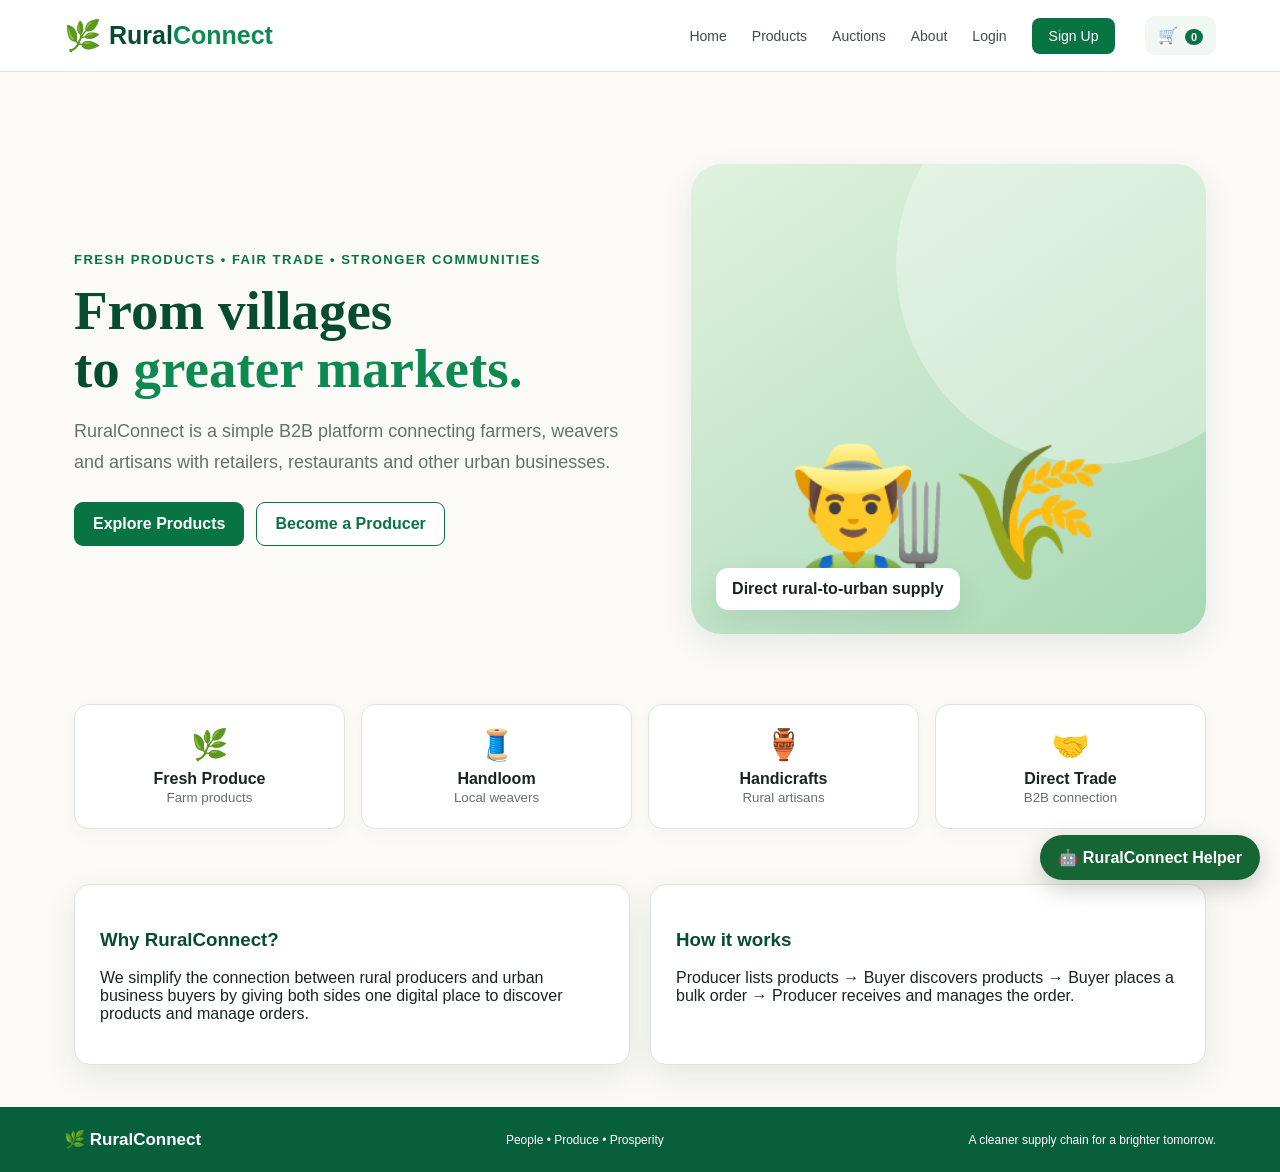
<file: index.html>
<!DOCTYPE html>
<html lang="en">
<head>
  <meta charset="UTF-8" />
  <meta name="viewport" content="width=device-width, initial-scale=1.0" />
  <title>RuralConnect — Rural Supply Chain</title>
  <meta name="description" content="RuralConnect connects rural producers with urban businesses." />
  <link rel="stylesheet" href="css/style.css">

<style id="ruralconnect-ai-css">
#rcAiFab{position:fixed;right:20px;bottom:20px;z-index:9999;border:0;border-radius:999px;padding:13px 18px;background:#166534;color:#fff;font-weight:700;cursor:pointer;box-shadow:0 8px 24px rgba(0,0,0,.20)}
#rcAiPanel{display:none;position:fixed;right:20px;bottom:78px;z-index:9999;width:min(370px,calc(100vw - 32px));height:520px;background:#fff;border:1px solid #d1d5db;border-radius:18px;box-shadow:0 18px 50px rgba(0,0,0,.22);overflow:hidden;font-family:inherit}
#rcAiHeader{background:#166534;color:#fff;padding:14px 16px;display:flex;justify-content:space-between;align-items:center}
#rcAiHeader strong{display:block;font-size:16px}#rcAiHeader small{opacity:.85}
#rcAiClose{border:0;background:transparent;color:#fff;font-size:22px;cursor:pointer}
#rcAiMessages{height:380px;overflow-y:auto;padding:14px;background:#f8fafc}
.rc-ai-msg{margin:9px 0;display:flex}.rc-ai-msg.user{justify-content:flex-end}
.rc-ai-bubble{max-width:84%;padding:10px 12px;border-radius:14px;line-height:1.4;font-size:14px;white-space:pre-wrap}
.rc-ai-msg.bot .rc-ai-bubble{background:#fff;border:1px solid #e5e7eb}.rc-ai-msg.user .rc-ai-bubble{background:#166534;color:#fff}
#rcAiQuick{display:flex;gap:6px;overflow-x:auto;padding:8px 10px 0}
#rcAiQuick button{white-space:nowrap;border:1px solid #d1d5db;background:#fff;border-radius:999px;padding:6px 9px;cursor:pointer;font-size:12px}
#rcAiForm{display:flex;gap:8px;padding:10px;border-top:1px solid #e5e7eb}
#rcAiInput{flex:1;min-width:0;border:1px solid #d1d5db;border-radius:10px;padding:10px;outline:none}
#rcAiForm button{border:0;border-radius:10px;padding:0 14px;background:#166534;color:#fff;font-weight:700;cursor:pointer}
</style>

</head>
<body>
  <div id="toast" class="toast"></div>

  <header class="topbar">
    <a class="brand" href="#home">
      <span class="brand-mark">🌿</span>
      <span>Rural<span>Connect</span></span>
    </a>
    <nav id="mainNav"></nav>
    <button class="cart-mini" onclick="go('#cart')" aria-label="Open cart">🛒 <b id="cartCount">0</b></button>
  </header>

  <main id="app"></main>

  <footer class="footer">
    <div class="footer-brand">🌿 RuralConnect</div>
    <div>People • Produce • Prosperity</div>
    <div>A cleaner supply chain for a brighter tomorrow.</div>
  </footer>

  

<button id="rcAiFab" type="button" onclick="rcAiToggle()">🤖 RuralConnect Helper</button>
<div id="rcAiPanel" aria-label="RuralConnect AI Assistant">
  <div id="rcAiHeader">
    <div><strong>🤖 RuralConnect Helper</strong><small>Simple demo helper</small></div>
    <button id="rcAiClose" type="button" onclick="rcAiToggle()">×</button>
  </div>
  <div id="rcAiMessages"></div>
  <div id="rcAiQuick">
    <button type="button" onclick="rcAiQuick('Show me products under ₹100')">Under ₹100</button>
    <button type="button" onclick="rcAiQuick('What products are available?')">Products</button>
    <button type="button" onclick="rcAiQuick('How can I sell my products?')">Sell products</button>
    <button type="button" onclick="rcAiQuick('Track my order')">Track order</button>
  </div>
  <form id="rcAiForm" onsubmit="rcAiSend(event)">
    <input id="rcAiInput" autocomplete="off" placeholder="Ask something about RuralConnect...">
    <button type="submit">Send</button>
  </form>
</div>





<script src="js/app.js"></script>
<script src="js/ai-demo.js"></script>
</body>
</html>
</file>
<file: css/style.css>
:root {
  --green:#087443;
  --green2:#0d8a52;
  --deep:#064c31;
  --mint:#eef8f1;
  --cream:#fbfaf6;
  --ink:#17251f;
  --muted:#64716b;
  --line:#dce6df;
  --orange:#e8a23b;
  --red:#c94d42;
  --blue:#3979c8;
  --shadow:0 12px 32px rgba(21,55,40,.09);
}
* {
  box-sizing:border-box
}
html {
  scroll-behavior:smooth
}
body {
  margin:0;
  background:var(--cream);
  color:var(--ink);
  font-family:"DM Sans",Arial,sans-serif
}
a {
  text-decoration:none;
  color:inherit
}
button,input,select {
  font:inherit
}
button {
  cursor:pointer
}
.topbar {
  height:72px;
  background:#fff;
  border-bottom:1px solid var(--line);
  display:flex;
  align-items:center;
  padding:0 5%;
  gap:30px;
  position:sticky;
  top:0;
  z-index:20
}
.brand {
  display:flex;
  align-items:center;
  gap:8px;
  font-size:25px;
  font-weight:700;
  color:var(--deep);
  margin-right:auto
}
.brand span:last-child span {
  color:var(--green2)
}
.brand-mark {
  font-size:30px
}
nav {
  display:flex;
  align-items:center;
  gap:25px;
  font-size:14px;
  color:#3e4c46
}
nav a:hover {
  color:var(--green)
}
.nav-signup {
  background:var(--green);
  color:#fff;
  padding:10px 17px;
  border-radius:8px
}
.cart-mini {
  border:0;
  background:#f1f7f3;
  color:var(--green);
  border-radius:10px;
  padding:10px 13px
}
.cart-mini b {
  background:var(--green);
  color:#fff;
  border-radius:50%;
  font-size:11px;
  padding:2px 6px;
  margin-left:2px
}
.page {
  max-width:1180px;
  margin:auto;
  padding:42px 24px
}
.hero {
  min-height:570px;
  display:grid;
  grid-template-columns:1.05fr .95fr;
  gap:48px;
  align-items:center
}
.hero-copy h1 {
  font:700 55px/1.06 "Playfair Display",serif;
  margin:15px 0;
  color:var(--deep)
}
.hero-copy h1 span {
  color:var(--green2)
}
.eyebrow {
  color:var(--green);
  font-weight:700;
  letter-spacing:1.5px;
  text-transform:uppercase;
  font-size:13px
}
.hero-copy p {
  font-size:18px;
  line-height:1.7;
  color:var(--muted);
  max-width:600px
}
.actions {
  display:flex;
  gap:12px;
  flex-wrap:wrap;
  margin-top:25px
}
.btn {
  border:1px solid var(--green);
  background:var(--green);
  color:#fff;
  padding:12px 18px;
  border-radius:9px;
  font-weight:700
}
.btn.secondary {
  background:#fff;
  color:var(--green)
}
.btn.ghost {
  background:#f1f7f3;
  color:var(--green);
  border-color:transparent
}
.btn.danger {
  background:#fff1ef;
  color:#a23d34;
  border-color:#f2d2ce
}
.hero-art {
  background:linear-gradient(145deg,#dff2df,#a8d8b4);
  border-radius:30px;
  min-height:470px;
  position:relative;
  overflow:hidden;
  box-shadow:var(--shadow)
}
.hero-art:before {
  content:"";
  position:absolute;
  width:400px;
  height:400px;
  border-radius:50%;
  background:rgba(255,255,255,.32);
  right:-90px;
  top:-100px
}
.farm-scene {
  position:absolute;
  inset:0;
  display:flex;
  align-items:flex-end;
  justify-content:center;
  padding-bottom:45px;
  font-size:130px
}
.farm-label {
  position:absolute;
  left:25px;
  bottom:24px;
  background:#fff;
  padding:12px 16px;
  border-radius:12px;
  box-shadow:var(--shadow);
  font-weight:700
}
.category-strip {
  display:grid;
  grid-template-columns:repeat(4,1fr);
  gap:16px;
  margin-top:20px
}
.cat {
  background:#fff;
  border:1px solid var(--line);
  padding:22px;
  border-radius:14px;
  text-align:center;
  box-shadow:0 5px 18px rgba(0,0,0,.03)
}
.cat .icon {
  font-size:30px
}
.cat strong {
  display:block;
  margin-top:8px
}
.cat small {
  color:var(--muted)
}
.section-head {
  display:flex;
  align-items:end;
  justify-content:space-between;
  gap:20px;
  margin-bottom:22px
}
.section-head h2 {
  font:700 32px "Playfair Display",serif;
  margin:0;
  color:var(--deep)
}
.section-head p {
  color:var(--muted);
  margin:6px 0 0
}
.card {
  background:#fff;
  border:1px solid var(--line);
  border-radius:16px;
  box-shadow:var(--shadow)
}
.form-card {
  max-width:620px;
  margin:20px auto;
  padding:30px
}
.form-grid {
  display:grid;
  grid-template-columns:1fr 1fr;
  gap:16px
}
.field {
  display:flex;
  flex-direction:column;
  gap:7px
}
.field.full {
  grid-column:1/-1
}
.field label {
  font-weight:600;
  font-size:13px
}
.field input,.field select {
  padding:12px;
  border:1px solid #cfdad4;
  border-radius:8px;
  outline:none;
  background:#fff
}
.field input:focus,.field select:focus {
  border-color:var(--green)
}
.role-switch {
  display:grid;
  grid-template-columns:1fr 1fr;
  gap:8px;
  background:#f0f5f2;
  padding:6px;
  border-radius:10px;
  margin-bottom:20px
}
.role-switch button {
  border:0;
  padding:11px;
  border-radius:7px;
  background:transparent;
  font-weight:700;
  color:var(--muted)
}
.role-switch button.active {
  background:var(--green);
  color:#fff
}
.search-row {
  display:flex;
  gap:10px;
  margin-bottom:20px
}
.search-row input {
  flex:1;
  padding:13px;
  border:1px solid var(--line);
  border-radius:9px
}
.filters {
  display:flex;
  gap:8px;
  flex-wrap:wrap;
  margin-bottom:25px
}
.filter {
  border:1px solid var(--line);
  background:#fff;
  padding:8px 13px;
  border-radius:20px;
  color:var(--muted)
}
.filter.active {
  background:var(--green);
  color:#fff;
  border-color:var(--green)
}
.products-grid {
  display:grid;
  grid-template-columns:repeat(3,1fr);
  gap:18px
}
.product-card {
  overflow:hidden
}
.product-img {
  height:190px;
  display:flex;
  align-items:center;
  justify-content:center;
  font-size:85px;
  background:linear-gradient(135deg,#f0f7ed,#e1efe3)
}
.product-body {
  padding:17px
}
.product-body h3 {
  margin:0 0 7px
}
.price {
  font-weight:800;
  color:var(--green);
  font-size:20px
}
.meta {
  font-size:12px;
  color:var(--muted);
  line-height:1.6
}
.product-actions {
  display:flex;
  gap:8px;
  margin-top:14px
}
.product-actions .btn {
  flex:1;
  padding:9px 10px;
  font-size:12px
}
.detail {
  display:grid;
  grid-template-columns:.9fr 1.1fr;
  gap:30px
}
.detail-image {
  min-height:440px;
  display:flex;
  align-items:center;
  justify-content:center;
  font-size:170px;
  background:linear-gradient(135deg,#f0f7ed,#deefe1);
  border-radius:20px
}
.detail-copy {
  padding:12px 0
}
.detail-copy h1 {
  font:700 42px "Playfair Display",serif;
  color:var(--deep);
  margin:8px 0
}
.detail-price {
  font-size:30px;
  font-weight:800;
  color:var(--green);
  margin:10px 0
}
.info-list {
  display:grid;
  grid-template-columns:1fr 1fr;
  gap:10px;
  margin:22px 0
}
.info {
  background:#fff;
  border:1px solid var(--line);
  border-radius:10px;
  padding:13px
}
.info small {
  display:block;
  color:var(--muted);
  font-size:11px
}
.qty {
  display:flex;
  align-items:center;
  border:1px solid var(--line);
  border-radius:9px;
  width:max-content;
  overflow:hidden
}
.qty button {
  border:0;
  background:#f1f5f2;
  width:40px;
  height:40px
}
.qty span {
  padding:0 20px;
  font-weight:700
}
.cart-layout {
  display:grid;
  grid-template-columns:1.4fr .6fr;
  gap:22px
}
.cart-list {
  padding:18px
}
.cart-item {
  display:flex;
  align-items:center;
  gap:15px;
  padding:15px 0;
  border-bottom:1px solid var(--line)
}
.cart-item:last-child {
  border-bottom:0
}
.cart-icon {
  width:70px;
  height:70px;
  border-radius:12px;
  background:#edf6ef;
  display:flex;
  align-items:center;
  justify-content:center;
  font-size:34px
}
.cart-item-main {
  flex:1
}
.cart-total {
  padding:22px;
  height:max-content
}
.total-row {
  display:flex;
  justify-content:space-between;
  padding:10px 0
}
.total-row.big {
  font-size:22px;
  font-weight:800;
  border-top:1px solid var(--line);
  margin-top:10px;
  padding-top:18px
}
.success {
  text-align:center;
  padding:60px 20px
}
.success-icon {
  width:76px;
  height:76px;
  border-radius:50%;
  background:#dff4e6;
  color:var(--green);
  font-size:40px;
  display:flex;
  align-items:center;
  justify-content:center;
  margin:0 auto 18px
}
.dashboard-grid {
  display:grid;
  grid-template-columns:repeat(4,1fr);
  gap:14px;
  margin-bottom:22px
}
.stat {
  padding:18px;
  background:#fff;
  border:1px solid var(--line);
  border-radius:13px
}
.stat .num {
  font-size:27px;
  font-weight:800;
  margin-top:6px
}
.stat small {
  color:var(--muted)
}
.table-card {
  padding:20px;
  overflow:auto
}
.table {
  width:100%;
  border-collapse:collapse;
  min-width:650px
}
.table th,.table td {
  text-align:left;
  padding:13px;
  border-bottom:1px solid var(--line);
  font-size:13px
}
.table th {
  color:var(--muted);
  font-weight:600
}
.status {
  padding:5px 9px;
  border-radius:20px;
  font-size:11px;
  font-weight:700
}
.status.pending {
  background:#fff0cf;
  color:#a36a00
}
.status.confirmed {
  background:#ddf4e6;
  color:#197344
}
.status.delivered {
  background:#e2efff;
  color:#2765a6
}
.status.completed {
  background:#e7e9ff;
  color:#4d50a0
}
.track {
  padding:35px
}
.track-line {
  display:flex;
  justify-content:space-between;
  position:relative;
  margin:55px 0 25px
}
.track-line:before {
  content:"";
  position:absolute;
  top:15px;
  left:5%;
  right:5%;
  height:4px;
  background:#dfe7e2
}
.track-step {
  position:relative;
  text-align:center;
  width:20%;
  z-index:1
}
.dot {
  width:32px;
  height:32px;
  border-radius:50%;
  background:#dce5df;
  border:5px solid #fff;
  box-shadow:0 0 0 1px #dce5df;
  margin:auto
}
.track-step.done .dot {
  background:var(--green);
  box-shadow:0 0 0 1px var(--green)
}
.track-step b {
  display:block;
  font-size:12px;
  margin-top:8px
}
.track-step small {
  color:var(--muted);
  font-size:10px
}
.about-grid {
  display:grid;
  grid-template-columns:1fr 1fr;
  gap:20px
}
.about-box {
  padding:25px
}
.about-box h3 {
  color:var(--deep)
}
.footer {
  background:#075f3c;
  color:#fff;
  display:flex;
  justify-content:space-between;
  gap:20px;
  padding:22px 5%;
  font-size:12px;
  align-items:center
}
.footer-brand {
  font-weight:800;
  font-size:17px
}
.toast {
  position:fixed;
  right:20px;
  bottom:20px;
  background:#173d2d;
  color:#fff;
  padding:13px 18px;
  border-radius:9px;
  box-shadow:var(--shadow);
  transform:translateY(100px);
  opacity:0;
  transition:.25s;
  z-index:50
}
.toast.show {
  transform:translateY(0);
  opacity:1
}
.empty {
  text-align:center;
  padding:50px;
  color:var(--muted)
}
@media(max-width:900px) {
  nav {
    display:none
  }
  .hero {
    grid-template-columns:1fr
  }
  .hero-art {
    min-height:340px
  }
  .products-grid {
    grid-template-columns:repeat(2,1fr)
  }
  .detail {
    grid-template-columns:1fr
  }
  .cart-layout {
    grid-template-columns:1fr
  }
  .dashboard-grid {
    grid-template-columns:repeat(2,1fr)
  }
}
@media(max-width:600px) {
  .page {
    padding:28px 15px
  }
  .hero-copy h1 {
    font-size:40px
  }
  .category-strip,.products-grid,.form-grid,.about-grid {
    grid-template-columns:1fr
  }
  .dashboard-grid {
    grid-template-columns:1fr 1fr
  }
  .topbar {
    padding:0 15px
  }
  .brand {
    font-size:20px
  }
  .detail-image {
    min-height:280px;
    font-size:110px
  }
  .footer {
    flex-direction:column;
    text-align:center
  }
  .section-head {
    align-items:start;
    flex-direction:column
  }
}
.role-note {
  background:#f1f7f3;
  border:1px solid var(--line);
  border-radius:10px;
  padding:12px 14px;
  color:var(--muted);
  font-size:13px;
  margin-bottom:16px
}
.user-pill {
  display:inline-flex;
  align-items:center;
  gap:7px;
  background:#eef8f1;
  color:#17663f;
  border-radius:20px;
  padding:7px 11px;
  font-size:12px;
  font-weight:700
}
.manage-grid {
  display:grid;
  grid-template-columns:1fr 1.4fr;
  gap:20px
}
.product-manage-list {
  display:grid;
  gap:10px
}
.manage-item {
  display:flex;
  align-items:center;
  gap:12px;
  padding:13px;
  border:1px solid var(--line);
  border-radius:11px;
  background:#fff
}
.manage-item .mi-icon {
  width:48px;
  height:48px;
  border-radius:9px;
  background:#edf6ef;
  display:flex;
  align-items:center;
  justify-content:center;
  font-size:25px
}
.manage-item-main {
  flex:1
}
.manage-item-main b {
  display:block
}
.manage-item-main small {
  color:var(--muted)
}
@media(max-width:900px) {
  .manage-grid {
    grid-template-columns:1fr
  }
}
</file>
